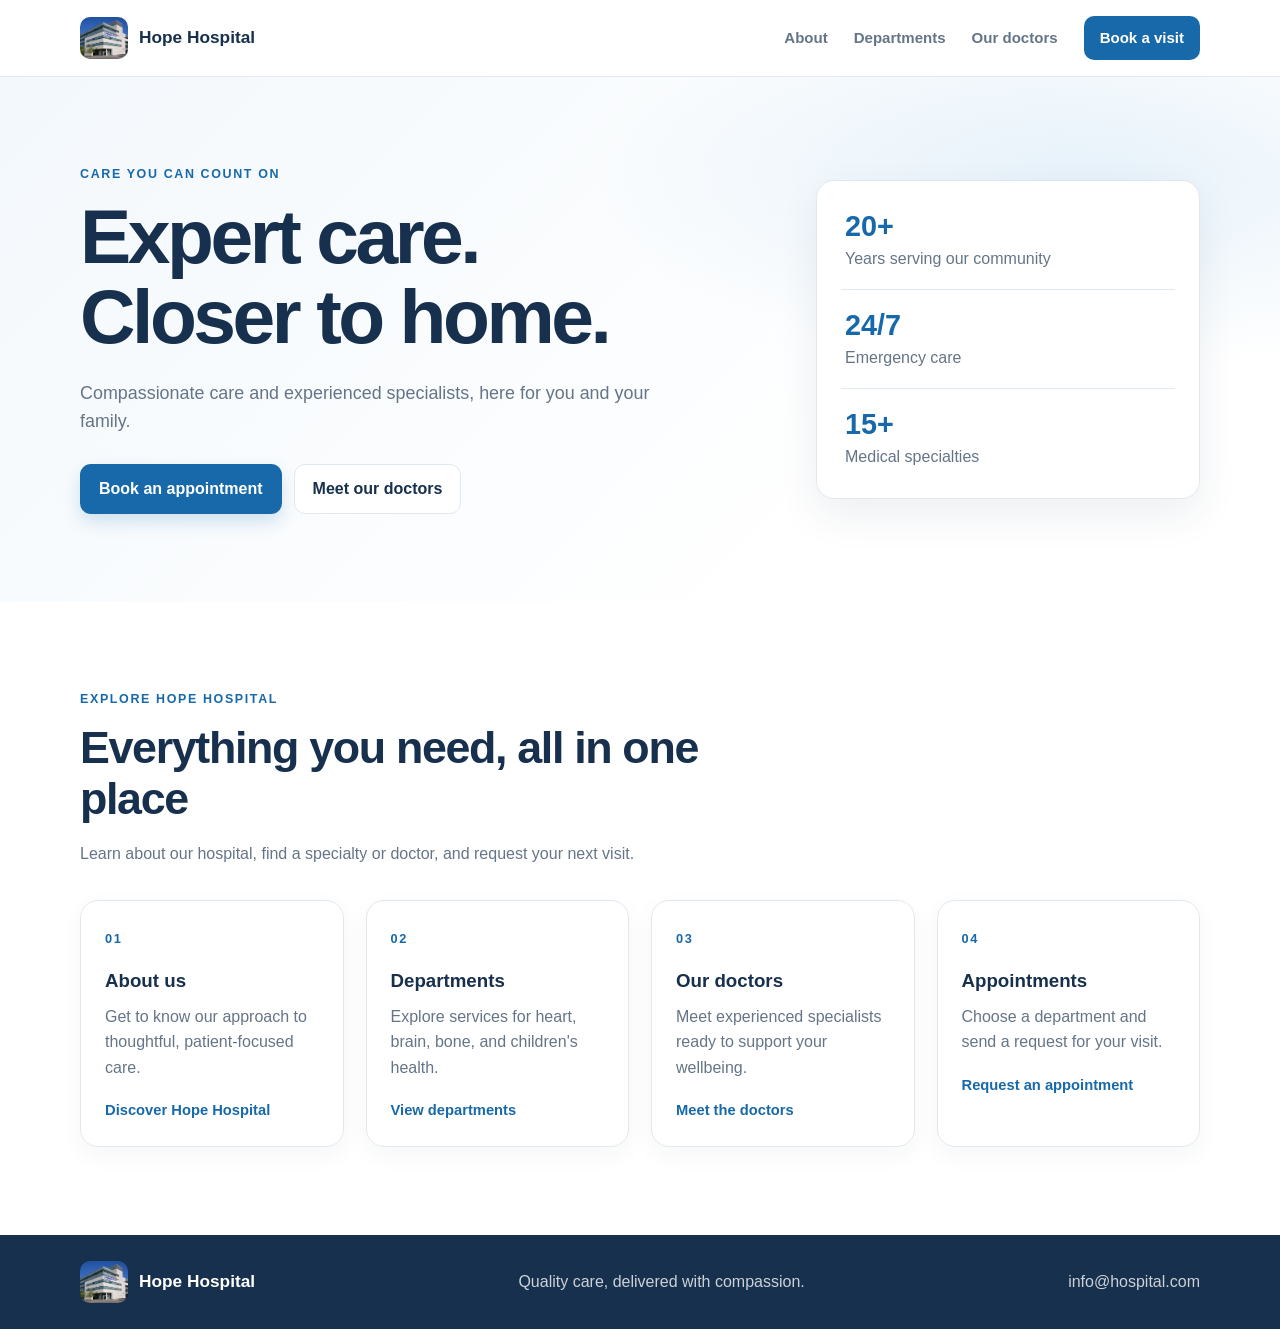
<file: index.html>
<!DOCTYPE html>
<html lang="en">
<head>
    <meta charset="UTF-8">
    <meta name="viewport" content="width=device-width, initial-scale=1">
    <meta name="description" content="Hope Hospital provides compassionate care and experienced specialists for you and your family.">
    <title>Hope Hospital | Expert Care, Close to Home</title>
    <link rel="stylesheet" href="style.css">
</head>
<body>
    <header class="site-header">
        <div class="container header-inner">
            <a class="brand" href="index.html" aria-label="Hope Hospital home">
                <img class="brand-logo" src="canva-hospital-building-MADBhO06T9A.webp" alt="">
                <span>Hope Hospital</span>
            </a>
            <nav class="main-nav" aria-label="Main navigation">
                <a href="about.html">About</a>
                <a href="departments.html">Departments</a>
                <a href="doctors.html">Our doctors</a>
                <a class="nav-button" href="appointment.html">Book a visit</a>
            </nav>
        </div>
    </header>

    <main>
        <section class="hero section">
            <div class="container hero-content">
                <div class="hero-text">
                    <p class="eyebrow">Care you can count on</p>
                    <h1>Expert care.<br>Closer to home.</h1>
                    <p class="lead">Compassionate care and experienced specialists, here for you and your family.</p>
                    <div class="hero-actions">
                        <a class="btn btn-primary" href="appointment.html">Book an appointment</a>
                        <a class="btn btn-secondary" href="doctors.html">Meet our doctors</a>
                    </div>
                </div>
                <aside class="hero-card" aria-label="Hospital highlights">
                    <div class="mini-stat"><strong>20+</strong><span>Years serving our community</span></div>
                    <div class="mini-stat"><strong>24/7</strong><span>Emergency care</span></div>
                    <div class="mini-stat"><strong>15+</strong><span>Medical specialties</span></div>
                </aside>
            </div>
        </section>

        <section class="section">
            <div class="container">
                <div class="section-heading">
                    <p class="eyebrow">Explore Hope Hospital</p>
                    <h2>Everything you need, all in one place</h2>
                    <p>Learn about our hospital, find a specialty or doctor, and request your next visit.</p>
                </div>
                <div class="card-grid department-grid home-links">
                    <article class="info-card">
                        <span class="card-number">01</span>
                        <h3>About us</h3>
                        <p>Get to know our approach to thoughtful, patient-focused care.</p>
                        <a href="about.html">Discover Hope Hospital</a>
                    </article>
                    <article class="info-card">
                        <span class="card-number">02</span>
                        <h3>Departments</h3>
                        <p>Explore services for heart, brain, bone, and children's health.</p>
                        <a href="departments.html">View departments</a>
                    </article>
                    <article class="info-card">
                        <span class="card-number">03</span>
                        <h3>Our doctors</h3>
                        <p>Meet experienced specialists ready to support your wellbeing.</p>
                        <a href="doctors.html">Meet the doctors</a>
                    </article>
                    <article class="info-card">
                        <span class="card-number">04</span>
                        <h3>Appointments</h3>
                        <p>Choose a department and send a request for your visit.</p>
                        <a href="appointment.html">Request an appointment</a>
                    </article>
                </div>
            </div>
        </section>
    </main>

    <footer class="site-footer">
        <div class="container footer-inner">
            <a class="brand" href="index.html">
                <img class="brand-logo" src="canva-hospital-building-MADBhO06T9A.webp" alt="">
                <span>Hope Hospital</span>
            </a>
            <p>Quality care, delivered with compassion.</p>
            <a href="mailto:info@hospital.com">info@hospital.com</a>
        </div>
    </footer>
</body>
</html>
</file>
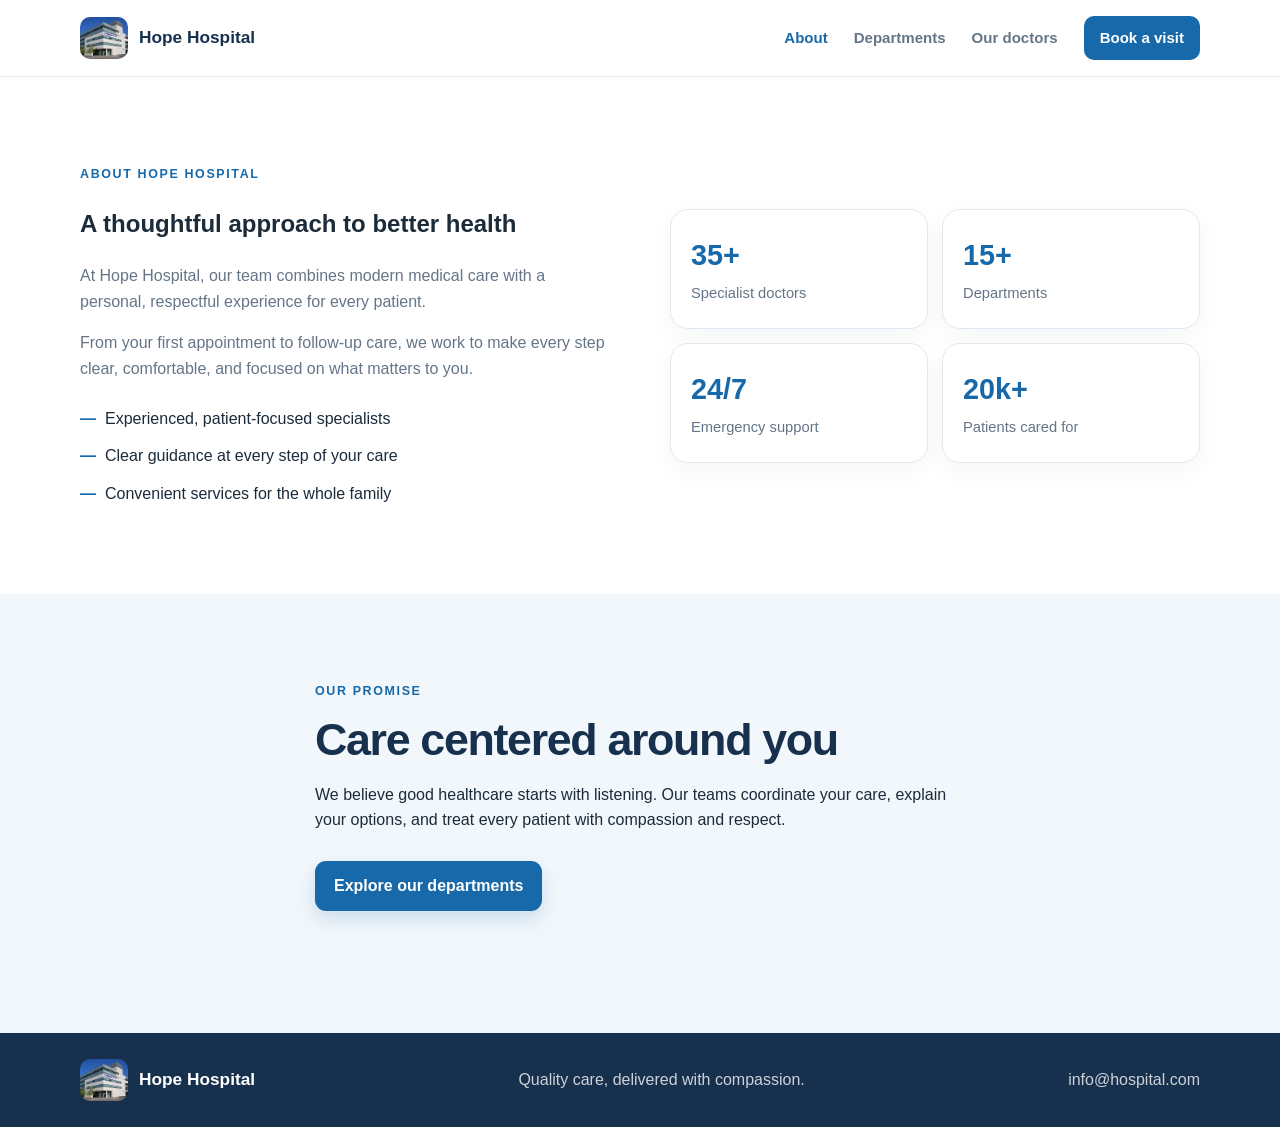
<file: about.html>
<!DOCTYPE html>
<html lang="en">
<head>
    <meta charset="UTF-8">
    <meta name="viewport" content="width=device-width, initial-scale=1">
    <meta name="description" content="Learn about Hope Hospital's patient-focused approach to care.">
    <title>About Us | Hope Hospital</title>
    <link rel="stylesheet" href="style.css">
</head>
<body>
    <header class="site-header">
        <div class="container header-inner">
            <a class="brand" href="index.html" aria-label="Hope Hospital home">
                <img class="brand-logo" src="canva-hospital-building-MADBhO06T9A.webp" alt=""><span>Hope Hospital</span>
            </a>
            <nav class="main-nav" aria-label="Main navigation">
                <a href="about.html" aria-current="page">About</a>
                <a href="departments.html">Departments</a>
                <a href="doctors.html">Our doctors</a>
                <a class="nav-button" href="appointment.html">Book a visit</a>
            </nav>
        </div>
    </header>
    <main>
        <section class="section">
            <div class="container about-layout">
                <div class="about-copy">
                    <p class="eyebrow">About Hope Hospital</p>
                    <h1>A thoughtful approach to better health</h1>
                    <p>At Hope Hospital, our team combines modern medical care with a personal, respectful experience for every patient.</p>
                    <p>From your first appointment to follow-up care, we work to make every step clear, comfortable, and focused on what matters to you.</p>
                    <ul class="check-list">
                        <li>Experienced, patient-focused specialists</li>
                        <li>Clear guidance at every step of your care</li>
                        <li>Convenient services for the whole family</li>
                    </ul>
                </div>
                <div class="stats-grid" aria-label="Hope Hospital at a glance">
                    <div class="stat-box"><strong>35+</strong><span>Specialist doctors</span></div>
                    <div class="stat-box"><strong>15+</strong><span>Departments</span></div>
                    <div class="stat-box"><strong>24/7</strong><span>Emergency support</span></div>
                    <div class="stat-box"><strong>20k+</strong><span>Patients cared for</span></div>
                </div>
            </div>
        </section>
        <section class="section section-alt">
            <div class="container section-heading">
                <p class="eyebrow">Our promise</p>
                <h2>Care centered around you</h2>
                <p>We believe good healthcare starts with listening. Our teams coordinate your care, explain your options, and treat every patient with compassion and respect.</p>
                <a class="btn btn-primary" href="departments.html">Explore our departments</a>
            </div>
        </section>
    </main>
    <footer class="site-footer">
        <div class="container footer-inner">
            <a class="brand" href="index.html"><img class="brand-logo" src="canva-hospital-building-MADBhO06T9A.webp" alt=""><span>Hope Hospital</span></a>
            <p>Quality care, delivered with compassion.</p>
            <a href="mailto:info@hospital.com">info@hospital.com</a>
        </div>
    </footer>
</body>
</html>
</file>
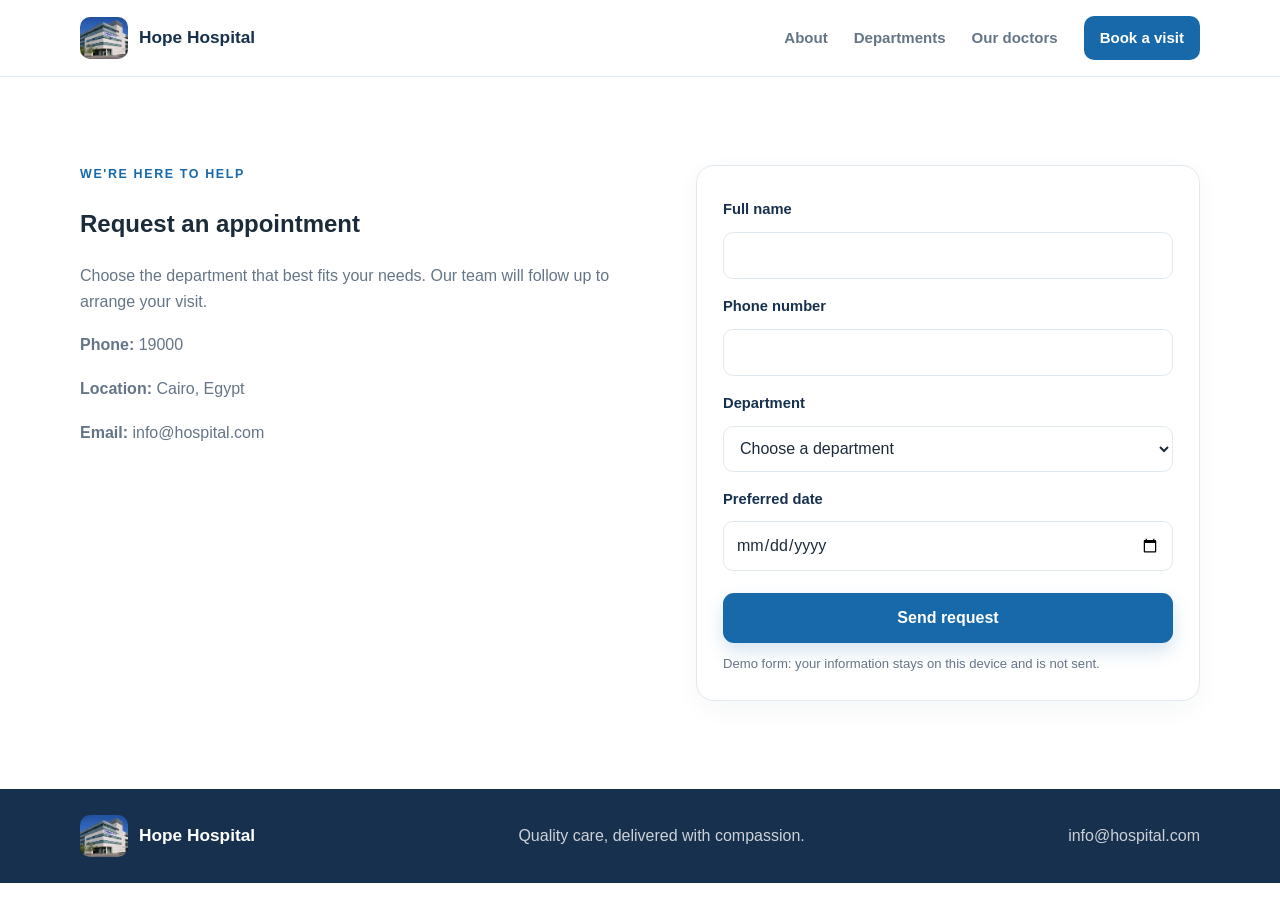
<file: apopointment.html>
<!DOCTYPE html>
<html lang="en">
<head>
    <meta charset="UTF-8">
    <meta name="viewport" content="width=device-width, initial-scale=1">
    <meta http-equiv="refresh" content="0; url=appointment.html">
    <title>Appointments | Hope Hospital</title>
</head>
<body>
    <p>The appointments page has moved. <a href="appointment.html">Continue to Appointments</a>.</p>
</body>
</html>
</file>
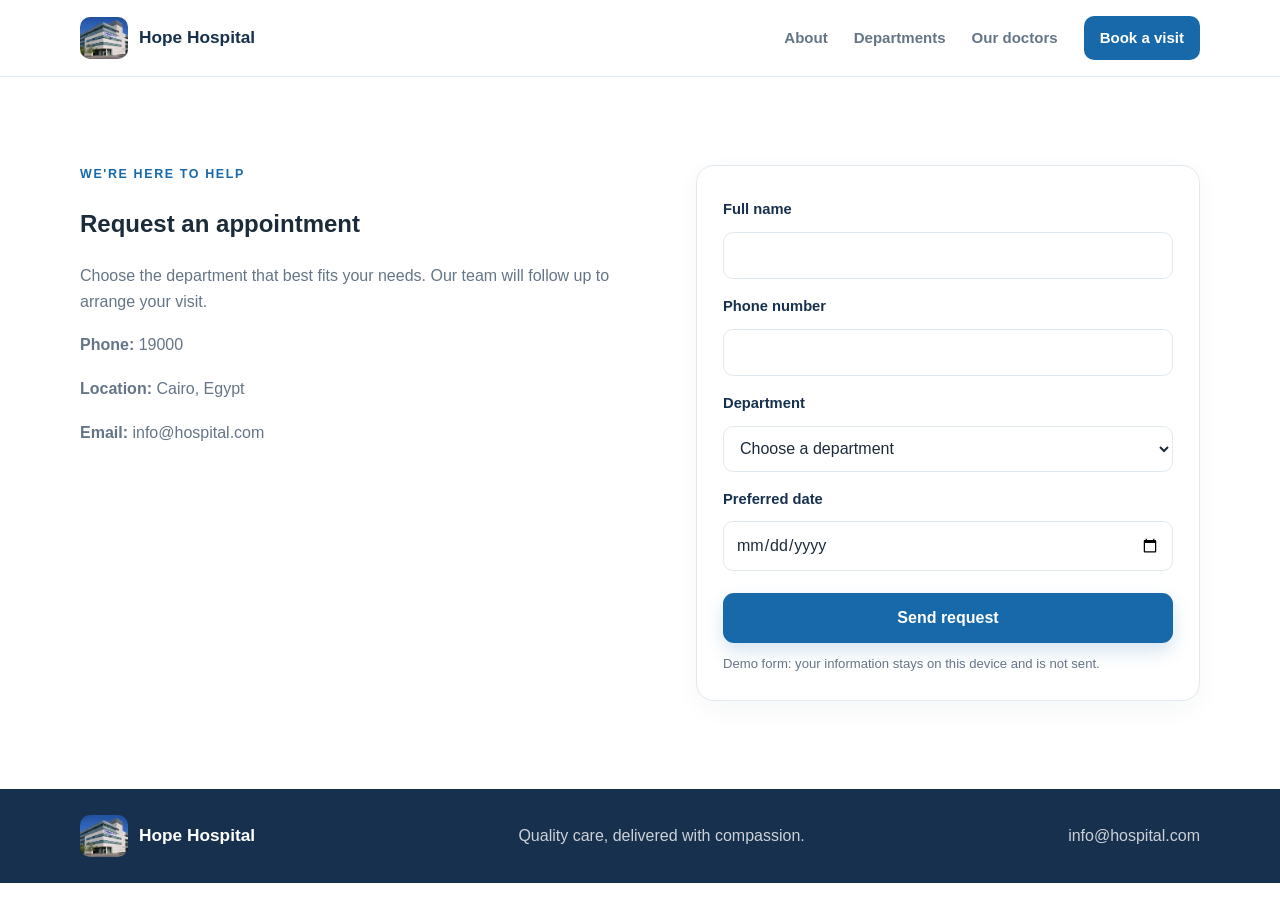
<file: appointment.html>
<!DOCTYPE html>
<html lang="en">
<head>
    <meta charset="UTF-8">
    <meta name="viewport" content="width=device-width, initial-scale=1">
    <meta name="description" content="Request an appointment with a Hope Hospital department.">
    <title>Appointments | Hope Hospital</title>
    <link rel="stylesheet" href="style.css">
</head>
<body>
    <header class="site-header">
        <div class="container header-inner">
            <a class="brand" href="index.html" aria-label="Hope Hospital home">
                <img class="brand-logo" src="canva-hospital-building-MADBhO06T9A.webp" alt=""><span>Hope Hospital</span>
            </a>
            <nav class="main-nav" aria-label="Main navigation">
                <a href="about.html">About</a>
                <a href="departments.html">Departments</a>
                <a href="doctors.html">Our doctors</a>
                <a class="nav-button" href="appointment.html" aria-current="page">Book a visit</a>
            </nav>
        </div>
    </header>
    <main>
        <section class="section">
            <div class="container appointment-layout">
                <div>
                    <p class="eyebrow">We're here to help</p>
                    <h1>Request an appointment</h1>
                    <p>Choose the department that best fits your needs. Our team will follow up to arrange your visit.</p>
                    <p class="contact-line"><strong>Phone:</strong> <a href="tel:19000">19000</a></p>
                    <p class="contact-line"><strong>Location:</strong> Cairo, Egypt</p>
                    <p class="contact-line"><strong>Email:</strong> <a href="mailto:info@hospital.com">info@hospital.com</a></p>
                </div>
                <form class="booking-form" id="booking-form">
                    <label for="patient-name">Full name</label>
                    <input id="patient-name" name="name" type="text" autocomplete="name" required>
                    <label for="patient-phone">Phone number</label>
                    <input id="patient-phone" name="phone" type="tel" autocomplete="tel" required>
                    <label for="department">Department</label>
                    <select id="department" name="department" required>
                        <option value="">Choose a department</option>
                        <option value="Cardiology">Cardiology</option>
                        <option value="Neurology">Neurology</option>
                        <option value="Orthopedics">Orthopedics</option>
                        <option value="Pediatrics">Pediatrics</option>
                    </select>
                    <label for="preferred-date">Preferred date</label>
                    <input id="preferred-date" name="date" type="date">
                    <button class="btn btn-primary" type="submit">Send request</button>
                    <p class="form-note" id="form-status" role="status">Demo form: your information stays on this device and is not sent.</p>
                </form>
            </div>
        </section>
    </main>
    <footer class="site-footer">
        <div class="container footer-inner">
            <a class="brand" href="index.html"><img class="brand-logo" src="canva-hospital-building-MADBhO06T9A.webp" alt=""><span>Hope Hospital</span></a>
            <p>Quality care, delivered with compassion.</p>
            <a href="mailto:info@hospital.com">info@hospital.com</a>
        </div>
    </footer>
    <script>
        const appointmentParams = new URLSearchParams(window.location.search);
        const requestedDepartment = appointmentParams.get("department");
        const departmentSelect = document.getElementById("department");
        if (requestedDepartment && Array.from(departmentSelect.options).some((option) => option.value === requestedDepartment)) {
            departmentSelect.value = requestedDepartment;
        }

        document.getElementById("booking-form").addEventListener("submit", (event) => {
            event.preventDefault();
            document.getElementById("form-status").textContent =
                "Thank you. This demo form does not send or store appointment requests. Please call 19000 to book.";
        });
    </script>
</body>
</html>
</file>
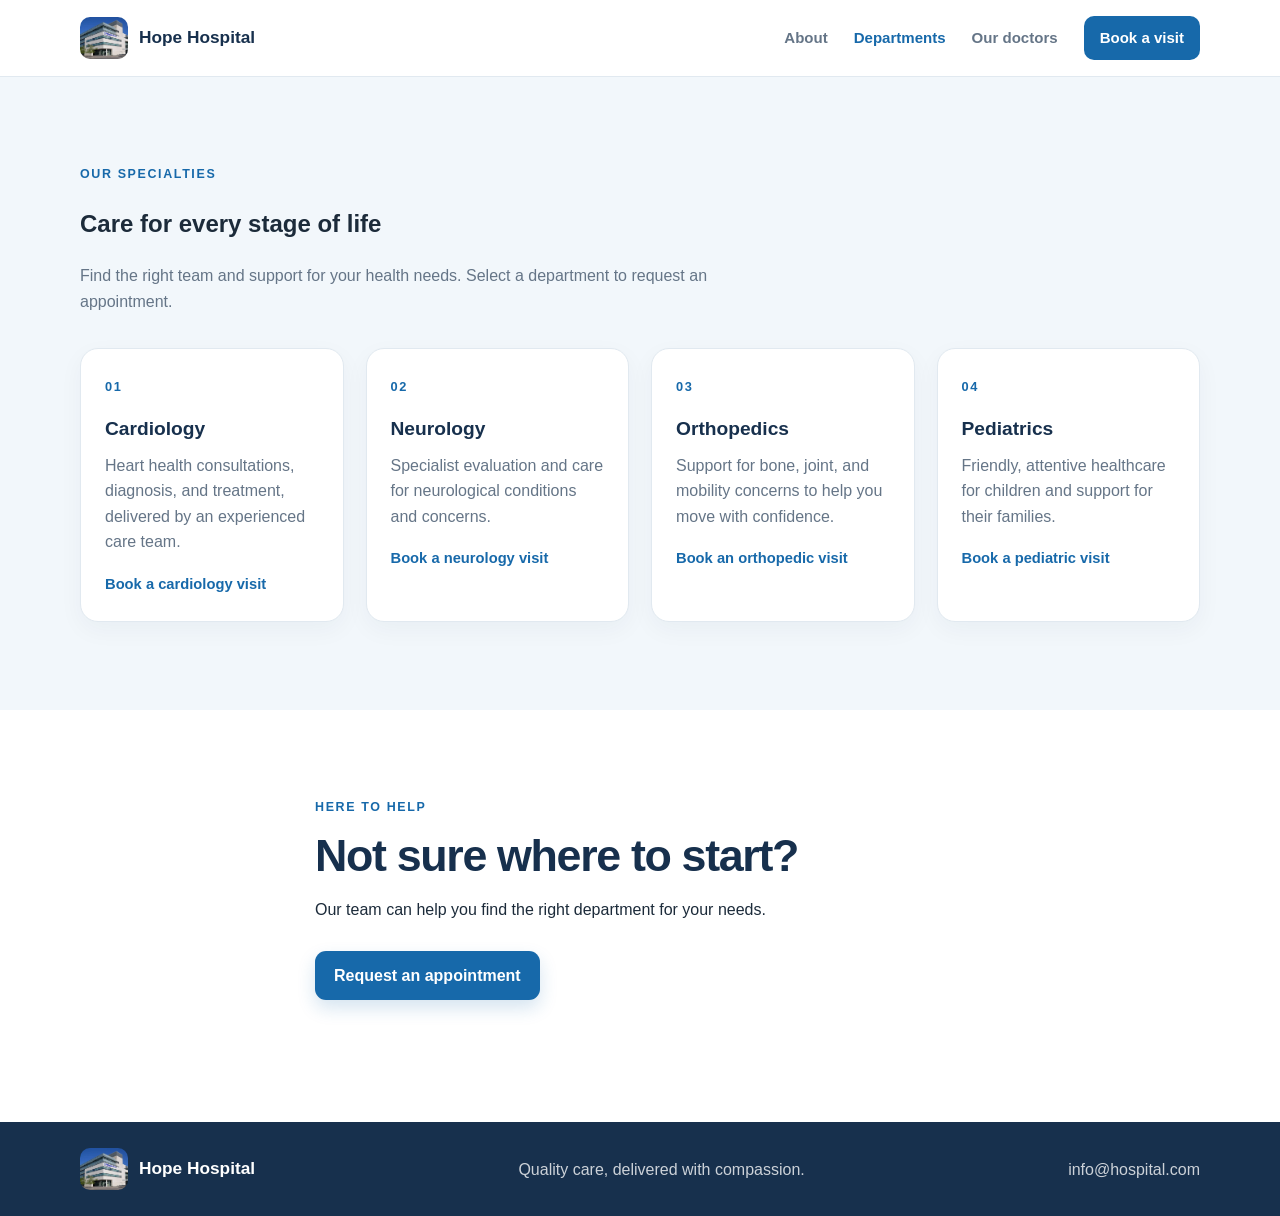
<file: departements.html>
<!DOCTYPE html>
<html lang="en">
<head>
    <meta charset="UTF-8">
    <meta name="viewport" content="width=device-width, initial-scale=1">
    <meta http-equiv="refresh" content="0; url=departments.html">
    <title>Departments | Hope Hospital</title>
</head>
<body>
    <p>The departments page has moved. <a href="departments.html">Continue to Departments</a>.</p>
</body>
</html>
</file>
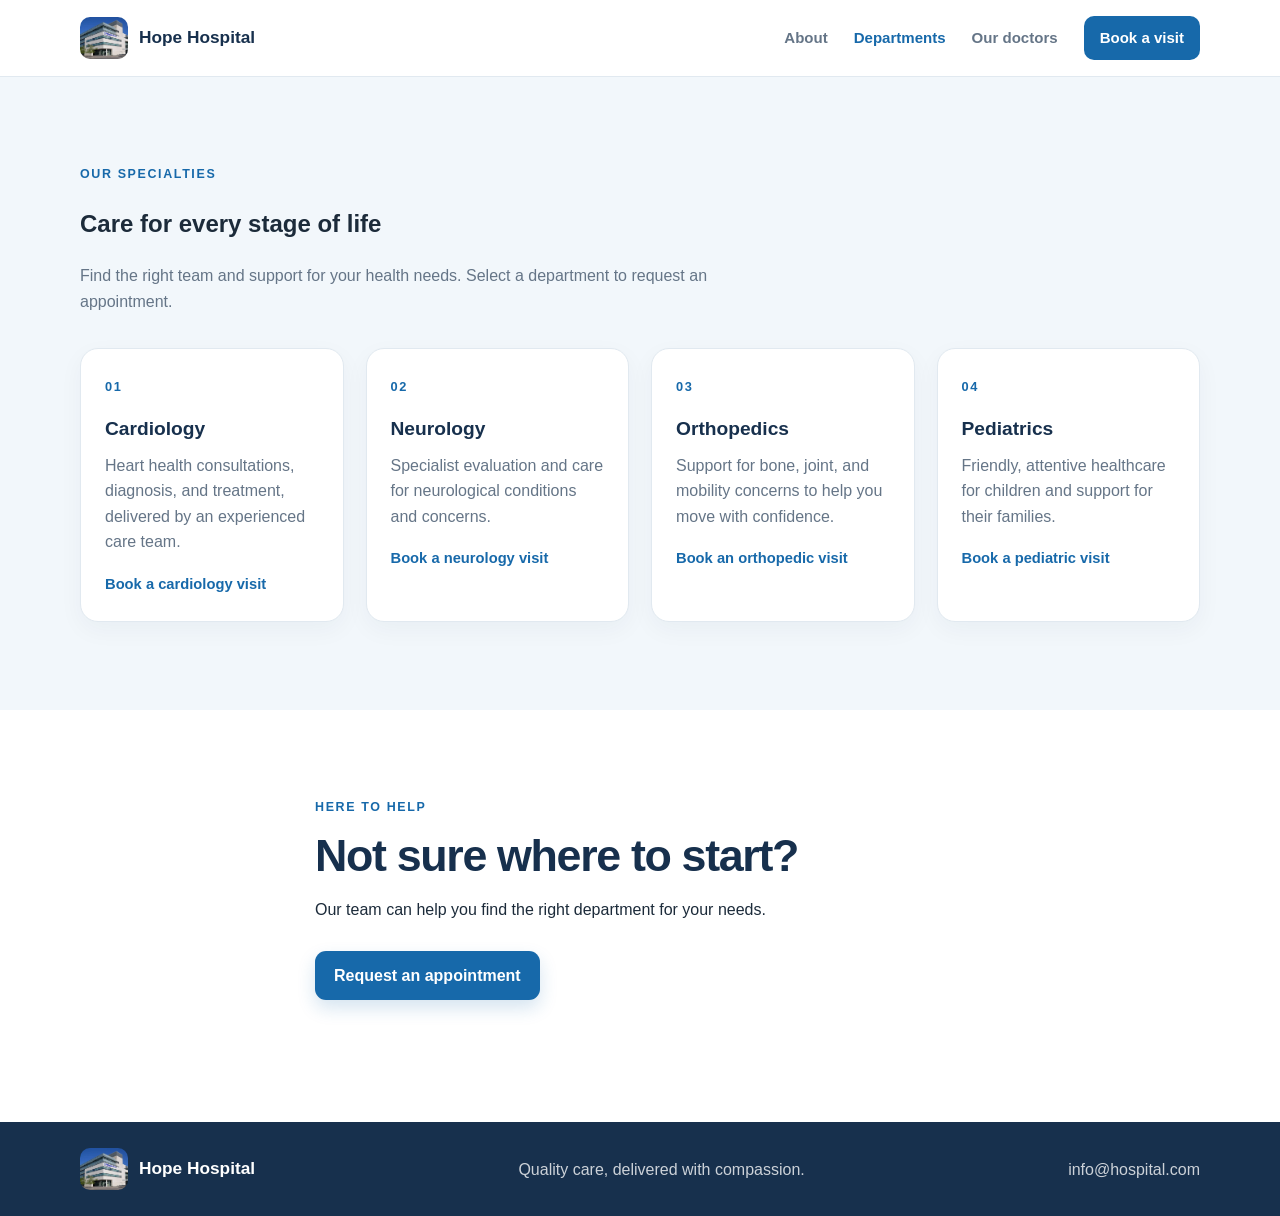
<file: departments.html>
<!DOCTYPE html>
<html lang="en">
<head>
    <meta charset="UTF-8">
    <meta name="viewport" content="width=device-width, initial-scale=1">
    <meta name="description" content="Explore the medical specialties and departments at Hope Hospital.">
    <title>Departments | Hope Hospital</title>
    <link rel="stylesheet" href="style.css">
</head>
<body>
    <header class="site-header">
        <div class="container header-inner">
            <a class="brand" href="index.html" aria-label="Hope Hospital home">
                <img class="brand-logo" src="canva-hospital-building-MADBhO06T9A.webp" alt=""><span>Hope Hospital</span>
            </a>
            <nav class="main-nav" aria-label="Main navigation">
                <a href="about.html">About</a>
                <a href="departments.html" aria-current="page">Departments</a>
                <a href="doctors.html">Our doctors</a>
                <a class="nav-button" href="appointment.html">Book a visit</a>
            </nav>
        </div>
    </header>
    <main>
        <section class="section section-alt">
            <div class="container">
                <div class="section-heading">
                    <p class="eyebrow">Our specialties</p>
                    <h1>Care for every stage of life</h1>
                    <p>Find the right team and support for your health needs. Select a department to request an appointment.</p>
                </div>
                <div class="card-grid department-grid">
                    <article class="info-card">
                        <span class="card-number">01</span>
                        <h2>Cardiology</h2>
                        <p>Heart health consultations, diagnosis, and treatment, delivered by an experienced care team.</p>
                        <a href="appointment.html?department=Cardiology">Book a cardiology visit</a>
                    </article>
                    <article class="info-card">
                        <span class="card-number">02</span>
                        <h2>Neurology</h2>
                        <p>Specialist evaluation and care for neurological conditions and concerns.</p>
                        <a href="appointment.html?department=Neurology">Book a neurology visit</a>
                    </article>
                    <article class="info-card">
                        <span class="card-number">03</span>
                        <h2>Orthopedics</h2>
                        <p>Support for bone, joint, and mobility concerns to help you move with confidence.</p>
                        <a href="appointment.html?department=Orthopedics">Book an orthopedic visit</a>
                    </article>
                    <article class="info-card">
                        <span class="card-number">04</span>
                        <h2>Pediatrics</h2>
                        <p>Friendly, attentive healthcare for children and support for their families.</p>
                        <a href="appointment.html?department=Pediatrics">Book a pediatric visit</a>
                    </article>
                </div>
            </div>
        </section>
        <section class="section">
            <div class="container section-heading">
                <p class="eyebrow">Here to help</p>
                <h2>Not sure where to start?</h2>
                <p>Our team can help you find the right department for your needs.</p>
                <a class="btn btn-primary" href="appointment.html">Request an appointment</a>
            </div>
        </section>
    </main>
    <footer class="site-footer">
        <div class="container footer-inner">
            <a class="brand" href="index.html"><img class="brand-logo" src="canva-hospital-building-MADBhO06T9A.webp" alt=""><span>Hope Hospital</span></a>
            <p>Quality care, delivered with compassion.</p>
            <a href="mailto:info@hospital.com">info@hospital.com</a>
        </div>
    </footer>
</body>
</html>
</file>
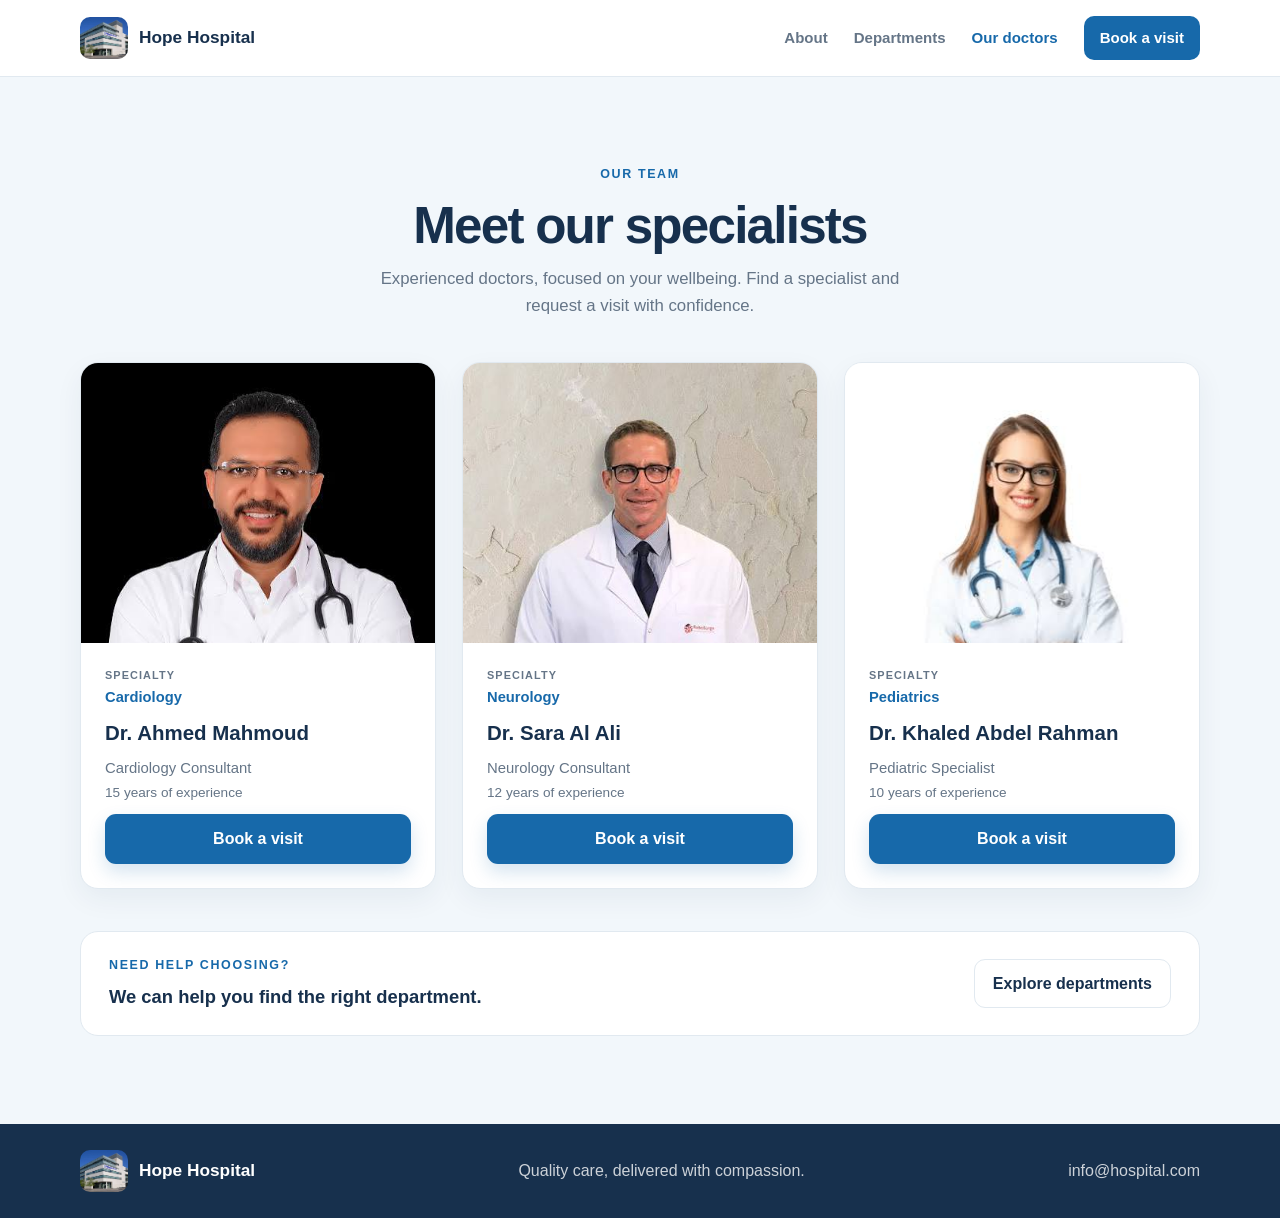
<file: doctors.html>
<!DOCTYPE html>
<html lang="en">
<head>
    <meta charset="UTF-8">
    <meta name="viewport" content="width=device-width, initial-scale=1">
    <meta name="description" content="Meet the experienced specialists at Hope Hospital.">
    <title>Our Doctors | Hope Hospital</title>
    <link rel="stylesheet" href="style.css">
</head>
<body>
    <header class="site-header">
        <div class="container header-inner">
            <a class="brand" href="index.html" aria-label="Hope Hospital home">
                <img class="brand-logo" src="canva-hospital-building-MADBhO06T9A.webp" alt=""><span>Hope Hospital</span>
            </a>
            <nav class="main-nav" aria-label="Main navigation">
                <a href="about.html">About</a>
                <a href="departments.html">Departments</a>
                <a href="doctors.html" aria-current="page">Our doctors</a>
                <a class="nav-button" href="appointment.html">Book a visit</a>
            </nav>
        </div>
    </header>
    <main>
        <section class="section section-alt doctors-section">
            <div class="container">
                <div class="section-heading doctors-intro">
                    <p class="eyebrow">Our team</p>
                    <h1>Meet our specialists</h1>
                    <p>Experienced doctors, focused on your wellbeing. Find a specialist and request a visit with confidence.</p>
                </div>
                <div class="card-grid doctor-grid">
                    <article class="doctor-card">
                        <img class="doctor-photo" src="images.jpg" alt="Portrait of Dr. Ahmed Mahmoud" loading="lazy">
                        <div class="doctor-details">
                            <p class="doctor-specialty"><span>Specialty</span>Cardiology</p>
                            <h2>Dr. Ahmed Mahmoud</h2>
                            <p class="doctor-experience">Cardiology Consultant <span>15 years of experience</span></p>
                            <a class="btn btn-primary doctor-booking" href="appointment.html?department=Cardiology">Book a visit</a>
                        </div>
                    </article>
                    <article class="doctor-card">
                        <img class="doctor-photo" src="images%20(1).jpg" alt="Portrait of Dr. Sara Al Ali" loading="lazy">
                        <div class="doctor-details">
                            <p class="doctor-specialty"><span>Specialty</span>Neurology</p>
                            <h2>Dr. Sara Al Ali</h2>
                            <p class="doctor-experience">Neurology Consultant <span>12 years of experience</span></p>
                            <a class="btn btn-primary doctor-booking" href="appointment.html?department=Neurology">Book a visit</a>
                        </div>
                    </article>
                    <article class="doctor-card">
                        <img class="doctor-photo" src="images%20(2).jpg" alt="Portrait of Dr. Khaled Abdel Rahman" loading="lazy">
                        <div class="doctor-details">
                            <p class="doctor-specialty"><span>Specialty</span>Pediatrics</p>
                            <h2>Dr. Khaled Abdel Rahman</h2>
                            <p class="doctor-experience">Pediatric Specialist <span>10 years of experience</span></p>
                            <a class="btn btn-primary doctor-booking" href="appointment.html?department=Pediatrics">Book a visit</a>
                        </div>
                    </article>
                </div>
                <div class="doctors-cta">
                    <div>
                        <p class="eyebrow">Need help choosing?</p>
                        <h2>We can help you find the right department.</h2>
                    </div>
                    <a class="btn btn-secondary" href="departments.html">Explore departments</a>
                </div>
            </div>
        </section>
    </main>
    <footer class="site-footer">
        <div class="container footer-inner">
            <a class="brand" href="index.html"><img class="brand-logo" src="canva-hospital-building-MADBhO06T9A.webp" alt=""><span>Hope Hospital</span></a>
            <p>Quality care, delivered with compassion.</p>
            <a href="mailto:info@hospital.com">info@hospital.com</a>
        </div>
    </footer>
</body>
</html>
</file>
<file: style.css>
:root {
  --navy: #17304d;
  --blue: #1769aa;
  --blue-dark: #10558f;
  --ink: #1c2b3a;
  --muted: #657587;
  --page: #ffffff;
  --soft: #f2f7fb;
  --line: #e1e9f0;
  --card: #ffffff;
  --shadow: 0 16px 40px rgba(23, 48, 77, 0.08);
  --radius: 18px;
}

* {
  box-sizing: border-box;
}

html {
  scroll-behavior: smooth;
  scroll-padding-top: 90px;
}

body {
  margin: 0;
  color: var(--ink);
  background: var(--page);
  font-family: Arial, Helvetica, sans-serif;
  line-height: 1.6;
}

img {
  display: block;
  max-width: 100%;
}

a {
  color: inherit;
  text-decoration: none;
}

button,
input,
select {
  font: inherit;
}

.container {
  width: min(1120px, calc(100% - 40px));
  margin-inline: auto;
}

.section {
  padding: 88px 0;
}

.section-alt {
  background: var(--soft);
}

/* Header */
.site-header {
  position: sticky;
  z-index: 10;
  top: 0;
  background: rgba(255, 255, 255, 0.94);
  border-bottom: 1px solid var(--line);
  backdrop-filter: blur(12px);
}

.header-inner,
.brand,
.main-nav,
.hero-actions,
.footer-inner {
  display: flex;
  align-items: center;
}

.header-inner {
  min-height: 76px;
  justify-content: space-between;
  gap: 24px;
}

.brand {
  gap: 11px;
  color: var(--navy);
  font-size: 1.08rem;
  font-weight: 700;
}

.brand-logo {
  display: block;
  width: 48px;
  height: 42px;
  flex: 0 0 auto;
  object-fit: cover;
  border-radius: 10px;
}

.main-nav {
  flex-wrap: wrap;
  justify-content: flex-end;
  gap: 26px;
}

.main-nav a {
  color: var(--muted);
  font-size: 0.94rem;
  font-weight: 600;
  transition: color 180ms ease;
}

.main-nav a:hover {
  color: var(--blue);
}

.main-nav a[aria-current="page"]:not(.nav-button) {
  color: var(--blue);
}

.main-nav .nav-button {
  padding: 10px 16px;
  border-radius: 10px;
  color: #fff;
  background: var(--blue);
}

.main-nav .nav-button:hover {
  color: #fff;
  background: var(--blue-dark);
}

/* Hero */
.hero {
  position: relative;
  overflow: hidden;
  background:
    radial-gradient(ellipse at 85% 20%, rgba(68, 153, 218, 0.13), transparent 32%),
    linear-gradient(135deg, #f3f8fc, #fff 72%);
}

.hero-content {
  display: grid;
  grid-template-columns: minmax(0, 1.4fr) minmax(260px, 0.8fr);
  align-items: center;
  gap: 64px;
}

.eyebrow {
  margin: 0 0 12px;
  color: var(--blue);
  font-size: 0.78rem;
  font-weight: 700;
  letter-spacing: 0.13em;
  text-transform: uppercase;
}

.hero h1 {
  margin: 0;
  color: var(--navy);
  font-size: clamp(2.8rem, 6vw, 5rem);
  line-height: 1.04;
  letter-spacing: -0.045em;
}

.lead {
  max-width: 580px;
  margin: 22px 0 28px;
  color: var(--muted);
  font-size: 1.12rem;
}

.hero-actions {
  flex-wrap: wrap;
  gap: 12px;
}

.btn {
  display: inline-flex;
  min-height: 46px;
  align-items: center;
  justify-content: center;
  padding: 11px 18px;
  border: 1px solid transparent;
  border-radius: 11px;
  cursor: pointer;
  font-weight: 700;
  transition:
    transform 180ms ease,
    background 180ms ease,
    box-shadow 180ms ease;
}

.btn:hover {
  transform: translateY(-2px);
}

.btn-primary {
  color: #fff;
  background: var(--blue);
  box-shadow: 0 8px 18px rgba(23, 105, 170, 0.18);
}

.btn-primary:hover {
  background: var(--blue-dark);
}

.btn-secondary {
  color: var(--navy);
  background: #fff;
  border-color: var(--line);
}

.btn-secondary:hover {
  box-shadow: var(--shadow);
}

.small {
  min-height: 40px;
  padding: 9px 14px;
  font-size: 0.9rem;
}

.hero-card {
  display: grid;
  gap: 0;
  padding: 10px 24px;
  border: 1px solid var(--line);
  border-radius: var(--radius);
  background: var(--card);
  box-shadow: var(--shadow);
}

.mini-stat {
  display: grid;
  gap: 2px;
  padding: 18px 4px;
}

.mini-stat + .mini-stat {
  border-top: 1px solid var(--line);
}

.mini-stat strong {
  color: var(--blue);
  font-size: 1.8rem;
  line-height: 1.2;
}

.mini-stat span {
  color: var(--muted);
}

/* Section headings and cards */
.section-heading {
  max-width: 650px;
  margin-bottom: 34px;
}

.section-heading h2,
.about-copy h2,
.appointment-layout h2 {
  margin: 0 0 12px;
  color: var(--navy);
  font-size: clamp(2rem, 4vw, 2.8rem);
  line-height: 1.15;
  letter-spacing: -0.03em;
}

.section-heading > p:last-child,
.about-copy > p:not(.eyebrow),
.appointment-layout > div > p:not(.eyebrow) {
  color: var(--muted);
}

.card-grid {
  display: grid;
  gap: 22px;
}

.department-grid {
  grid-template-columns: repeat(4, minmax(0, 1fr));
}

.info-card,
.doctor-card,
.booking-form,
.stat-box {
  border: 1px solid var(--line);
  border-radius: var(--radius);
  background: var(--card);
  box-shadow: 0 8px 24px rgba(23, 48, 77, 0.045);
}

.info-card {
  padding: 24px;
  transition:
    transform 200ms ease,
    box-shadow 200ms ease;
}

.info-card:hover,
.doctor-card:hover {
  transform: translateY(-5px);
  box-shadow: var(--shadow);
}

.card-number {
  color: var(--blue);
  font-size: 0.8rem;
  font-weight: 700;
  letter-spacing: 0.12em;
}

.info-card h3 {
  margin: 15px 0 8px;
  color: var(--navy);
}

.info-card h2 {
  margin: 15px 0 8px;
  color: var(--navy);
  font-size: 1.2rem;
}

.info-card p {
  min-height: 52px;
  margin: 0 0 16px;
  color: var(--muted);
}

.info-card > a {
  color: var(--blue);
  font-size: 0.92rem;
  font-weight: 700;
}

/* About */
.about-layout {
  display: grid;
  grid-template-columns: 1fr 1fr;
  align-items: center;
  gap: 60px;
}

.check-list {
  display: grid;
  gap: 12px;
  margin: 24px 0 0;
  padding: 0;
  list-style: none;
}

.check-list li {
  position: relative;
  padding-left: 25px;
  color: var(--ink);
}

.check-list li::before {
  position: absolute;
  left: 0;
  color: var(--blue);
  content: "—";
  font-weight: 700;
}

.stats-grid {
  display: grid;
  grid-template-columns: repeat(2, 1fr);
  gap: 14px;
}

.stat-box {
  display: grid;
  min-height: 120px;
  align-content: center;
  gap: 4px;
  padding: 20px;
}

.stat-box strong {
  color: var(--blue);
  font-size: 1.8rem;
}

.stat-box span {
  color: var(--muted);
  font-size: 0.92rem;
}

/* Doctors */
.doctors-section {
  min-height: calc(100vh - 76px);
}

.doctors-intro {
  max-width: 680px;
  margin: 0 auto 42px;
  text-align: center;
}

.doctors-intro h1 {
  margin: 0 0 12px;
  color: var(--navy);
  font-size: clamp(2.2rem, 5vw, 3.2rem);
  line-height: 1.12;
  letter-spacing: -0.035em;
}

.doctors-intro > p:last-child {
  max-width: 560px;
  margin: 0 auto;
  color: var(--muted);
  font-size: 1.05rem;
}

.doctor-grid {
  grid-template-columns: repeat(3, minmax(0, 1fr));
  align-items: stretch;
  gap: 26px;
}

.doctor-card {
  min-width: 0;
  overflow: hidden;
  border: 1px solid var(--line);
  border-radius: var(--radius);
  background: var(--card);
  box-shadow: 0 10px 28px rgba(23, 48, 77, 0.06);
  transition:
    transform 200ms ease,
    box-shadow 200ms ease;
}

.doctor-card:hover {
  transform: translateY(-5px);
  box-shadow: var(--shadow);
}

.doctor-photo {
  width: 100%;
  height: 280px;
  object-fit: cover;
  object-position: center top;
  background: #eaf0f5;
}

.doctor-details {
  display: flex;
  min-height: 225px;
  flex-direction: column;
  align-items: flex-start;
  gap: 10px;
  padding: 24px;
}

.doctor-details p,
.doctor-details h2 {
  margin: 0;
}

.doctor-details h2 {
  color: var(--navy);
  font-size: 1.28rem;
  line-height: 1.3;
}

.doctor-specialty {
  display: grid;
  gap: 2px;
  color: var(--blue);
  font-size: 0.92rem;
  font-weight: 700;
}

.doctor-specialty span {
  color: var(--muted);
  font-size: 0.68rem;
  letter-spacing: 0.1em;
  text-transform: uppercase;
}

.doctor-experience {
  display: grid;
  gap: 2px;
  color: var(--muted);
  font-size: 0.93rem;
}

.doctor-experience span {
  font-size: 0.85rem;
}

.doctor-booking {
  width: 100%;
  margin-top: auto;
}

.doctors-cta {
  display: flex;
  align-items: center;
  justify-content: space-between;
  gap: 24px;
  margin-top: 42px;
  padding: 24px 28px;
  border: 1px solid var(--line);
  border-radius: var(--radius);
  background: #fff;
}

.doctors-cta .eyebrow {
  margin-bottom: 6px;
}

.doctors-cta h2 {
  margin: 0;
  color: var(--navy);
  font-size: 1.15rem;
}

/* Appointment and footer */
.appointment-layout {
  display: grid;
  grid-template-columns: 1fr 0.9fr;
  align-items: start;
  gap: 56px;
}

.contact-line {
  margin-top: 18px;
}

.booking-form {
  display: grid;
  gap: 10px;
  padding: 26px;
}

.booking-form label {
  margin-top: 6px;
  color: var(--navy);
  font-size: 0.92rem;
  font-weight: 700;
}

.booking-form input,
.booking-form select {
  width: 100%;
  min-height: 46px;
  padding: 10px 12px;
  border: 1px solid var(--line);
  border-radius: 10px;
  color: var(--ink);
  background: #fff;
}

.booking-form input:focus,
.booking-form select:focus {
  outline: 3px solid rgba(23, 105, 170, 0.15);
  border-color: var(--blue);
}

.booking-form button {
  margin-top: 12px;
}

.form-note {
  margin: 0;
  color: var(--muted);
  font-size: 0.82rem;
}

.section-heading .btn {
  margin-top: 12px;
}

.site-footer {
  padding: 26px 0;
  color: #fff;
  background: var(--navy);
}

.footer-inner {
  flex-wrap: wrap;
  justify-content: space-between;
  gap: 16px;
}

.footer-inner .brand {
  color: #fff;
}

.footer-inner > p,
.footer-inner > a:last-child {
  margin: 0;
  color: rgba(255, 255, 255, 0.78);
}

/* Responsive layout */
@media (max-width: 900px) {
  .department-grid {
    grid-template-columns: repeat(2, minmax(0, 1fr));
  }

  .doctor-grid {
    grid-template-columns: repeat(2, minmax(0, 1fr));
  }

  .hero-content {
    gap: 34px;
  }
}

@media (max-width: 680px) {
  .container {
    width: min(100% - 30px, 540px);
  }

  .section {
    padding: 64px 0;
  }

  .header-inner {
    align-items: flex-start;
    flex-direction: column;
    gap: 12px;
    padding: 12px 0;
  }

  .main-nav {
    width: 100%;
    justify-content: flex-start;
    gap: 10px 18px;
  }

  .main-nav a {
    font-size: 0.88rem;
  }

  .doctors-section {
    min-height: 0;
  }

  .doctors-intro {
    margin-bottom: 30px;
  }

  .doctors-cta {
    align-items: flex-start;
    flex-direction: column;
    padding: 22px;
  }

  .hero-content,
  .about-layout,
  .appointment-layout {
    grid-template-columns: 1fr;
  }

  .hero-card {
    grid-template-columns: repeat(3, 1fr);
    padding: 10px 14px;
  }

  .mini-stat {
    padding: 12px 8px;
  }

  .mini-stat + .mini-stat {
    border-top: 0;
    border-left: 1px solid var(--line);
  }

  .mini-stat strong {
    font-size: 1.4rem;
  }

  .mini-stat span {
    font-size: 0.78rem;
  }
}

@media (max-width: 480px) {
  .department-grid,
  .doctor-grid {
    grid-template-columns: 1fr;
  }

  .doctor-photo {
    height: 320px;
  }

  .hero-card {
    grid-template-columns: 1fr;
  }

  .mini-stat + .mini-stat {
    border-top: 1px solid var(--line);
    border-left: 0;
  }

  .booking-form {
    padding: 20px;
  }

  .footer-inner {
    align-items: flex-start;
    flex-direction: column;
  }
}

@media (prefers-reduced-motion: reduce) {
  *,
  *::before,
  *::after {
    scroll-behavior: auto !important;
    animation-duration: 0.01ms !important;
    transition-duration: 0.01ms !important;
  }
}
</file>
